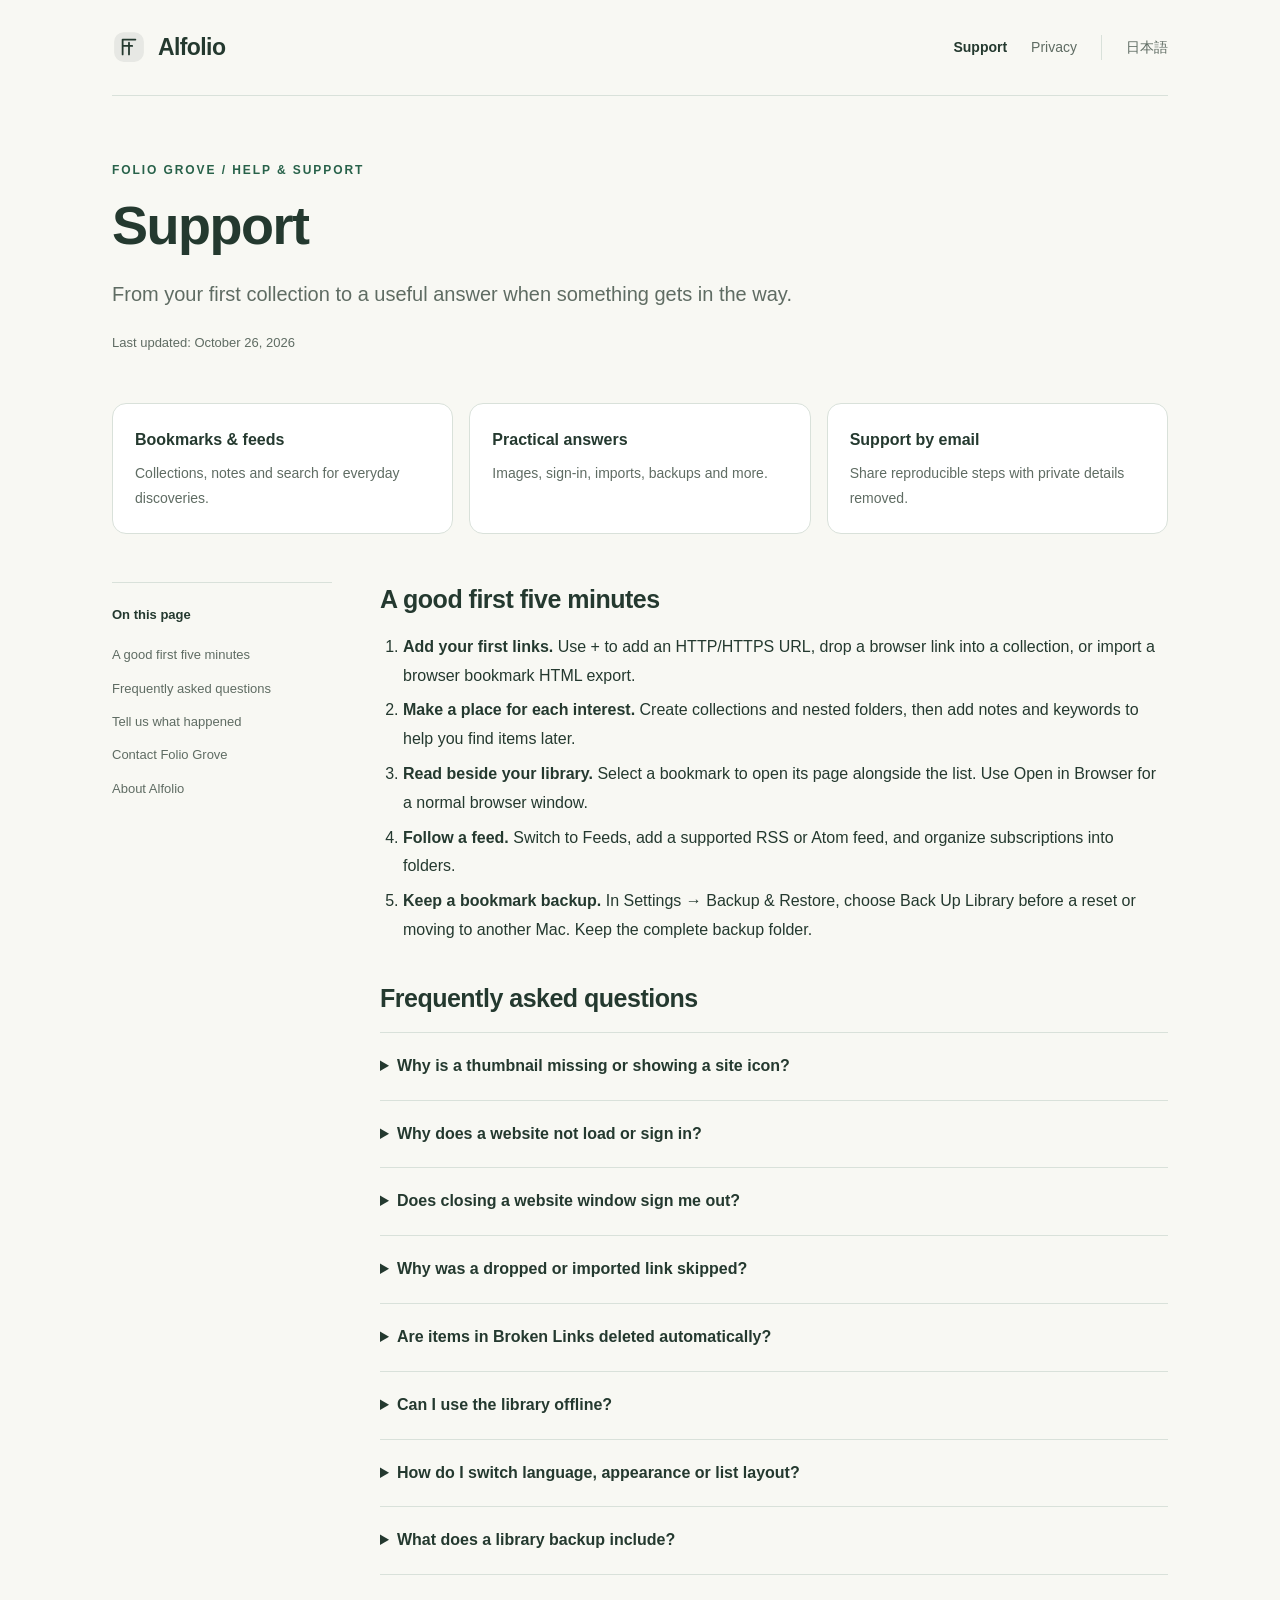
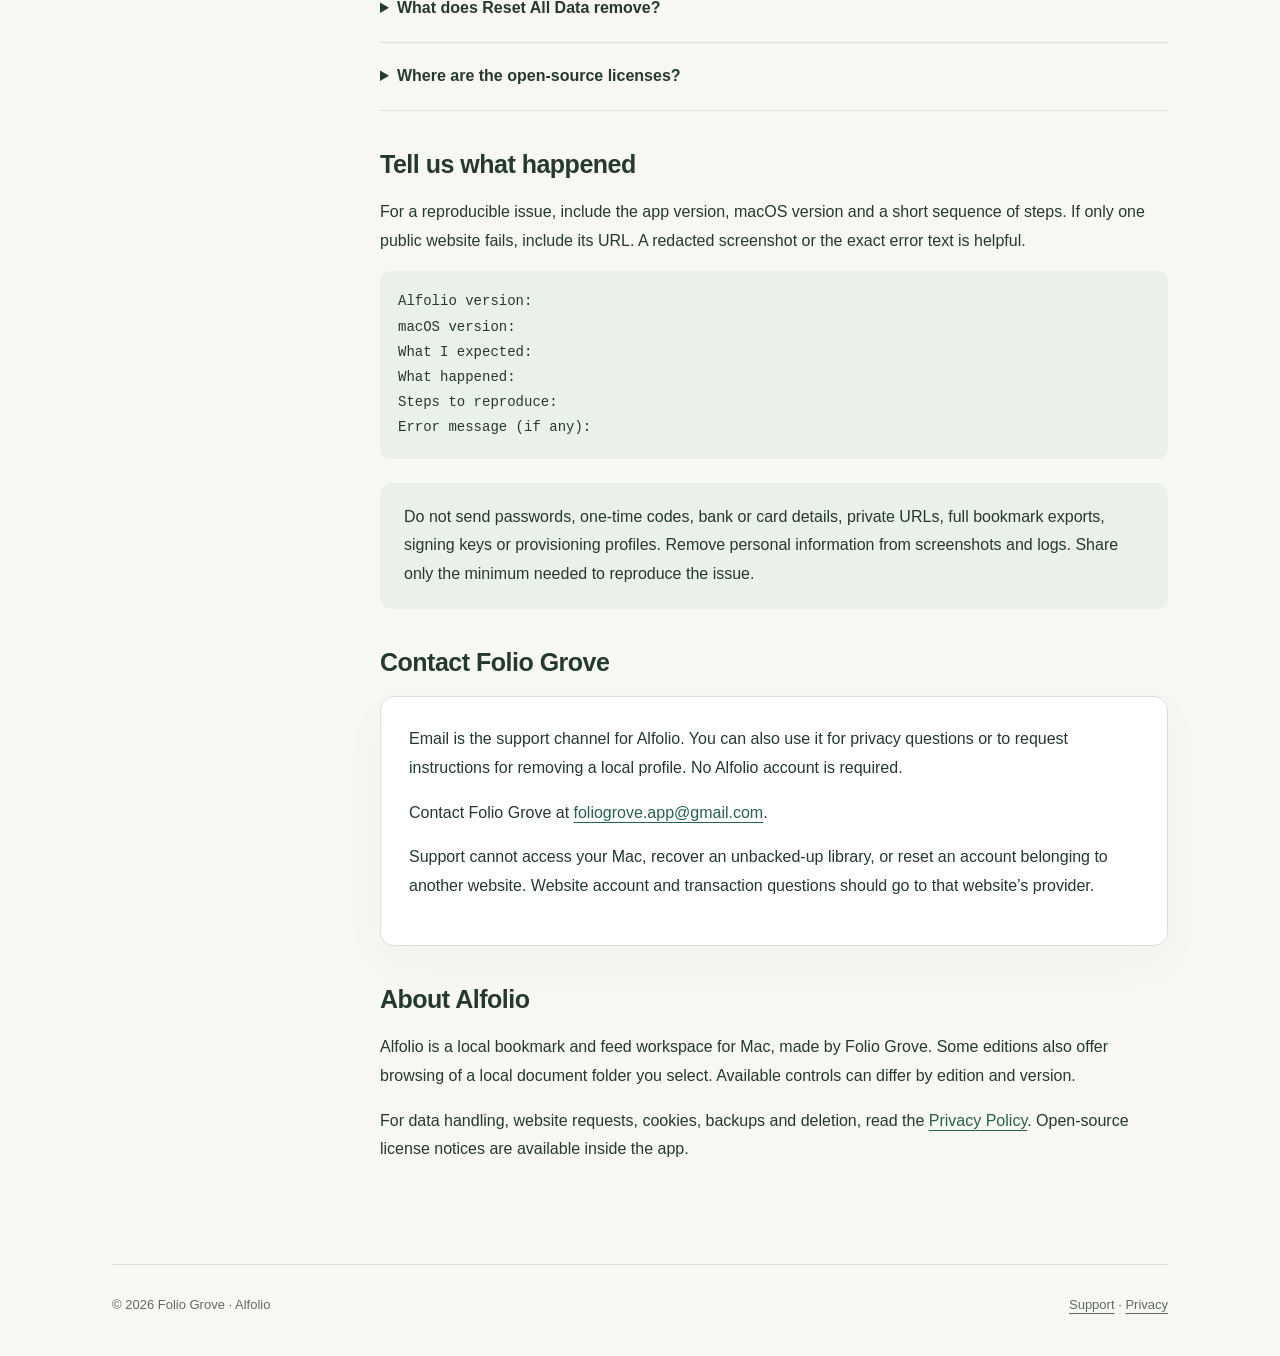
<file: index.html>
<!doctype html>
<html lang="en"><head><meta charset="utf-8"><meta name="viewport" content="width=device-width,initial-scale=1"><meta name="referrer" content="no-referrer"><meta http-equiv="Content-Security-Policy" content="default-src 'none'; style-src 'self'; img-src 'self' data:; base-uri 'none'; form-action 'none'"><meta name="description" content="From your first collection to a useful answer when something gets in the way."><title>Alfolio — Support</title><link rel="stylesheet" href="site.css"><link rel="alternate" hreflang="ja" href="support-ja.html"></head>
<body><a class="skip" href="#main">Skip to content</a><div class="wrap"><header class="header"><a class="brand" href="support.html"><svg viewBox="0 0 32 32" fill="none" aria-hidden="true"><rect x="2" y="2" width="28" height="28" rx="9" fill="currentColor" opacity=".08"/><path d="M10 23V9h12M10 15h9M16 23V12" stroke="currentColor" stroke-width="1.7" stroke-linecap="round" stroke-linejoin="round"/></svg>Alfolio</a><nav class="nav" aria-label="Site navigation"><a href="support.html" aria-current="page">Support</a><a href="privacy.html">Privacy</a><a class="language" href="support-ja.html" lang="ja">日本語</a></nav></header>
<main id="main"><div class="hero"><p class="eyebrow">Folio Grove / Help & support</p><h1>Support</h1><p class="intro">From your first collection to a useful answer when something gets in the way.</p><p class="updated">Last updated: October 26, 2026</p></div><div class="highlights"><div class="highlight"><strong>Bookmarks & feeds</strong><p>Collections, notes and search for everyday discoveries.</p></div><div class="highlight"><strong>Practical answers</strong><p>Images, sign-in, imports, backups and more.</p></div><div class="highlight"><strong>Support by email</strong><p>Share reproducible steps with private details removed.</p></div></div><div class="layout"><aside class="toc" aria-label="On this page"><strong>On this page</strong><a href="#start">A good first five minutes</a><a href="#faq">Frequently asked questions</a><a href="#report">Tell us what happened</a><a href="#contact">Contact Folio Grove</a><a href="#about">About Alfolio</a></aside><div class="article"><section id="start"><h2>A good first five minutes</h2><ol><li><strong>Add your first links.</strong> Use + to add an HTTP/HTTPS URL, drop a browser link into a collection, or import a browser bookmark HTML export.</li><li><strong>Make a place for each interest.</strong> Create collections and nested folders, then add notes and keywords to help you find items later.</li><li><strong>Read beside your library.</strong> Select a bookmark to open its page alongside the list. Use Open in Browser for a normal browser window.</li><li><strong>Follow a feed.</strong> Switch to Feeds, add a supported RSS or Atom feed, and organize subscriptions into folders.</li><li><strong>Keep a bookmark backup.</strong> In Settings → Backup &amp; Restore, choose Back Up Library before a reset or moving to another Mac. Keep the complete backup folder.</li></ol></section><section id="faq"><h2>Frequently asked questions</h2><details><summary>Why is a thumbnail missing or showing a site icon?</summary><p>Alfolio tries to use a photo from the page, then a page-provided sharing image. If no usable photo is available, it can show a compact site icon. Open the page and choose the picture button in its preview toolbar to try the current page image. Sites that require authentication, build their content dynamically or block image requests may not provide a usable thumbnail.</p></details><details><summary>Why does a website not load or sign in?</summary><p>Check that the original URL opens in your normal browser. Website sign-in links can open a separate Alfolio web window; cookies are shared with the preview. Some authentication methods and sites may not support embedded browsers. Use Open in Browser in that case. Alfolio is not affiliated with the websites you visit and cannot recover their accounts.</p></details><details><summary>Does closing a website window sign me out?</summary><p>No. Use the website’s own sign-out action. A website may keep its session in the app’s cookies after a window closes or the app restarts. Safari and Chrome use separate sessions. Alfolio currently has no control that clears all cookies and site storage.</p></details><details><summary>Why was a dropped or imported link skipped?</summary><p>A duplicate URL may already exist in the library. Search for the URL before importing it again. Browser bookmark imports use HTML bookmark exports, not a browser profile database. Links must use HTTP or HTTPS.</p></details><details><summary>Are items in Broken Links deleted automatically?</summary><p>No. A reachability check can fail because of authentication, a temporary outage, rate limiting or a website blocking automated requests. Open the item to verify it and recheck if needed. Deleting broken links requires confirmation.</p></details><details><summary>Can I use the library offline?</summary><p>You can browse locally stored bookmark records and available saved feed content. Loading websites, fetching page information, downloading uncached images and refreshing feeds require a network connection. Alfolio does not archive every website for offline use.</p></details><details><summary>How do I switch language, appearance or list layout?</summary><p>Open Settings for language and theme controls. Use View to change list, card and other collection layouts. The sidebar button at the upper left hides or shows the sidebar, and the adjacent New Window button opens another workspace.</p></details><details><summary>What does a library backup include?</summary><p>The current backup contains bookmarks, collections and tags. It does not include feed subscriptions or articles, website cookies, signed-in sessions, local documents or all appearance settings. A Chrome-compatible HTML export is also available for bookmarks. Keep backup folders private because Alfolio does not encrypt them.</p></details><details><summary>What does Reset All Data remove?</summary><p>It clears bookmark, collection and tag records and app preferences. It is not a full profile wipe: feeds, website cookies, cached images and exported files can remain. Make a backup first. Contact support before removing the app’s profile if you need complete removal.</p></details><details><summary>Where are the open-source licenses?</summary><p>In the app, choose Help → Open Source Licenses, or use the license link in Settings. Original dependency, Electron and Chromium notices are included with the application.</p></details></section><section id="report"><h2>Tell us what happened</h2><p>For a reproducible issue, include the app version, macOS version and a short sequence of steps. If only one public website fails, include its URL. A redacted screenshot or the exact error text is helpful.</p><div class="template">Alfolio version:
macOS version:
What I expected:
What happened:
Steps to reproduce:
Error message (if any):</div><div class="callout"><p>Do not send passwords, one-time codes, bank or card details, private URLs, full bookmark exports, signing keys or provisioning profiles. Remove personal information from screenshots and logs. Share only the minimum needed to reproduce the issue.</p></div></section><section id="contact"><h2>Contact Folio Grove</h2><div class="contact"><p>Email is the support channel for Alfolio. You can also use it for privacy questions or to request instructions for removing a local profile. No Alfolio account is required.</p><p>Contact Folio Grove at <a href="mailto:foliogrove.app@gmail.com">foliogrove.app@gmail.com</a>.</p><p>Support cannot access your Mac, recover an unbacked-up library, or reset an account belonging to another website. Website account and transaction questions should go to that website’s provider.</p></div></section><section id="about"><h2>About Alfolio</h2><p>Alfolio is a local bookmark and feed workspace for Mac, made by Folio Grove. Some editions also offer browsing of a local document folder you select. Available controls can differ by edition and version.</p><p>For data handling, website requests, cookies, backups and deletion, read the <a href="privacy.html">Privacy Policy</a>. Open-source license notices are available inside the app.</p></section></div></div></main><footer class="footer"><span>© 2026 Folio Grove · Alfolio</span><span><a href="support.html">Support</a> · <a href="privacy.html">Privacy</a></span></footer></div></body></html>
</file>
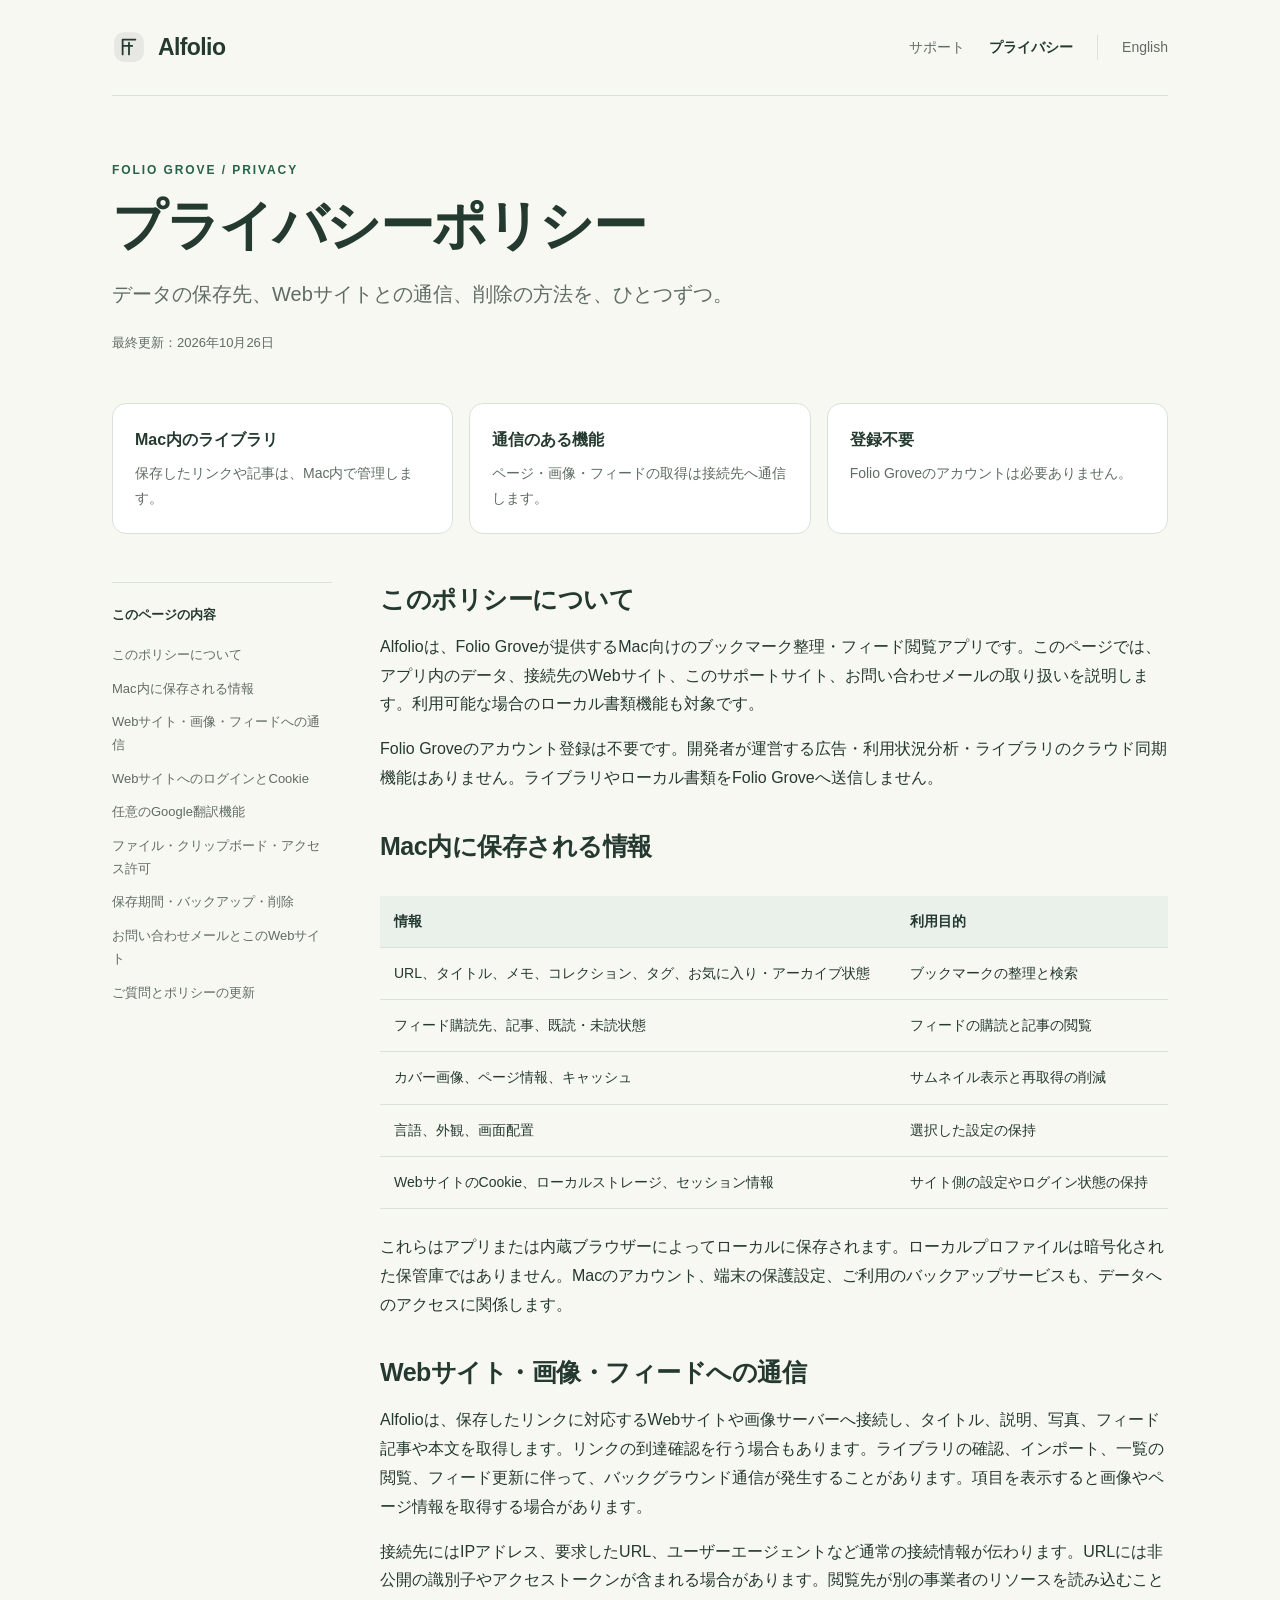
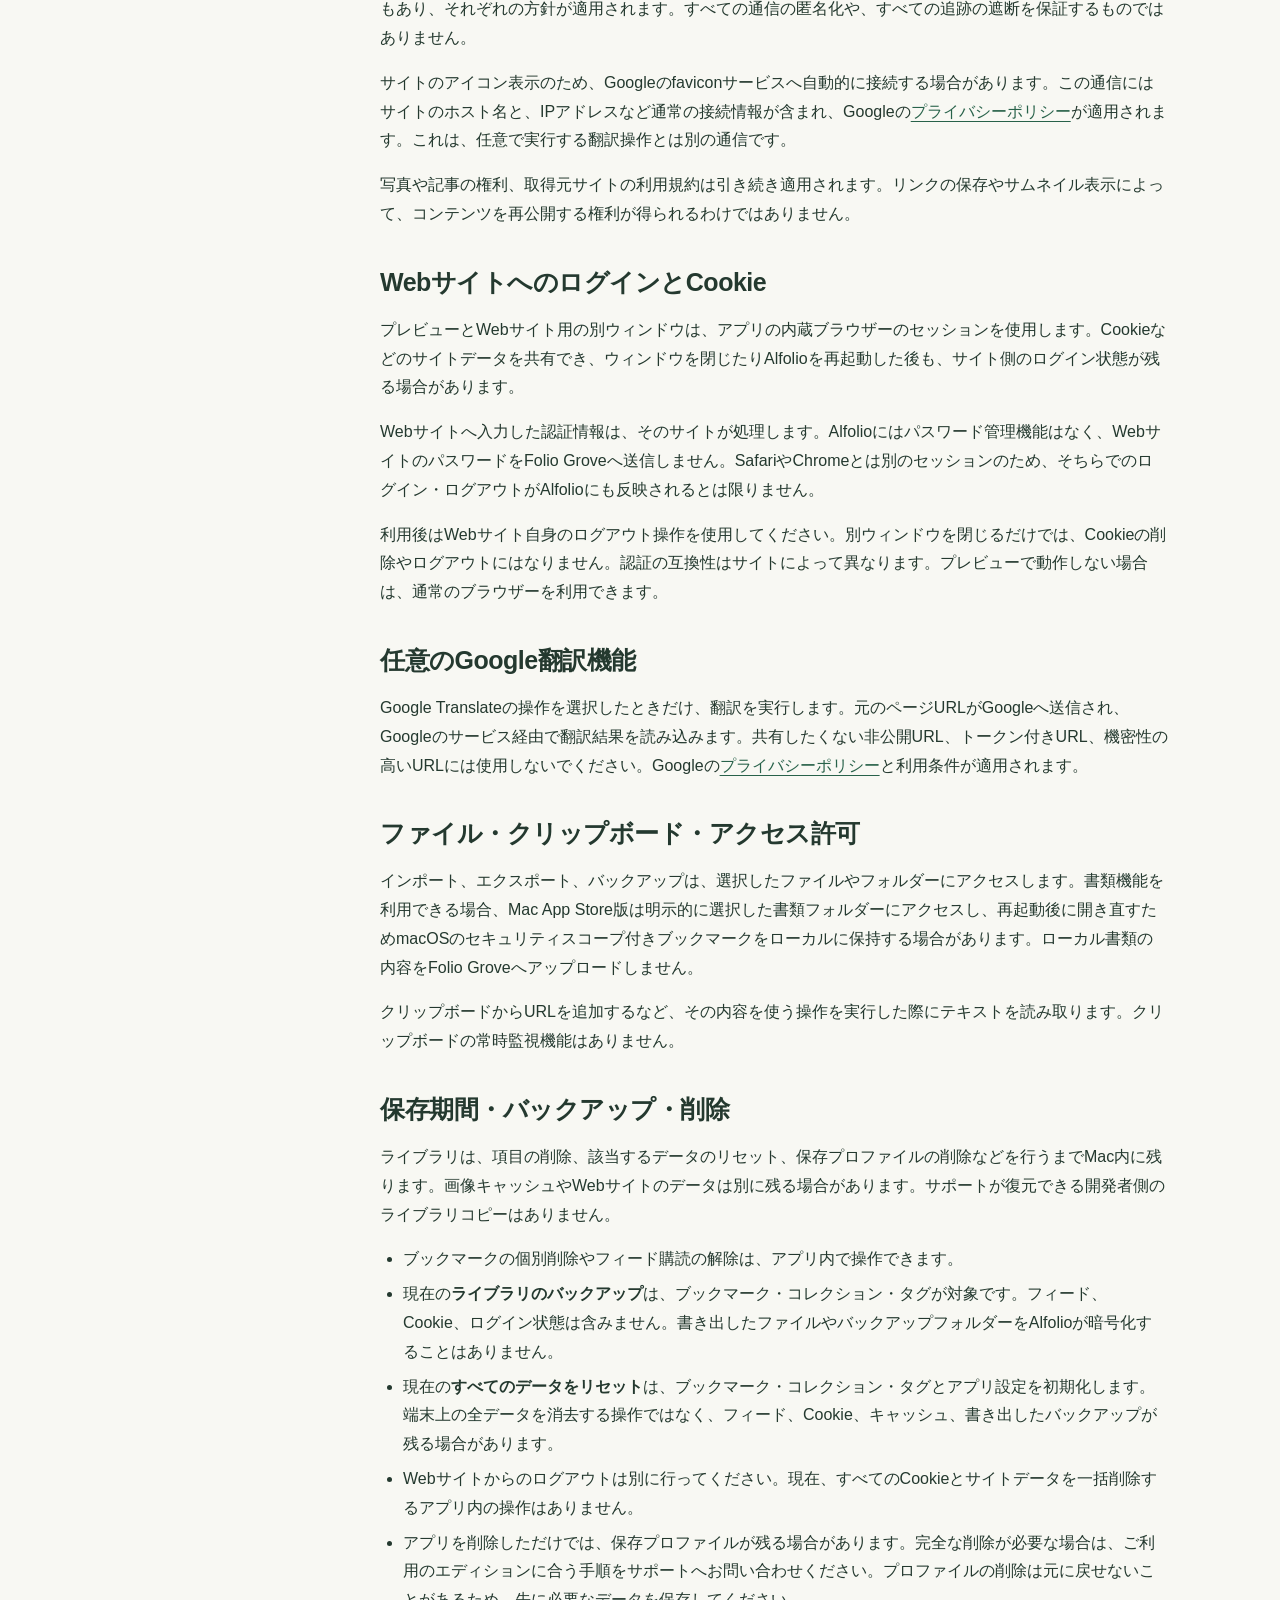
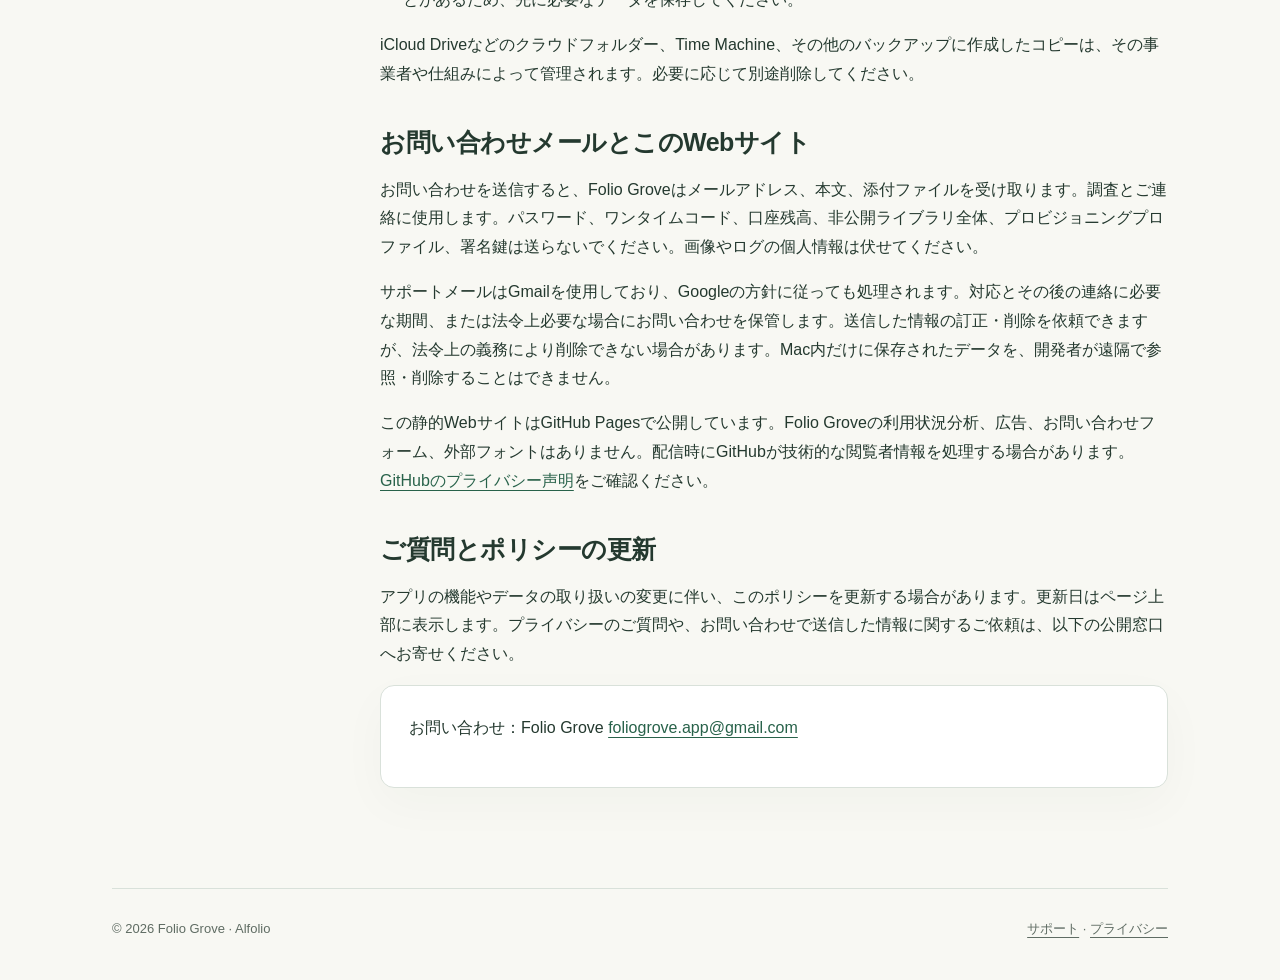
<file: privacy-ja.html>
<!doctype html>
<html lang="ja"><head><meta charset="utf-8"><meta name="viewport" content="width=device-width,initial-scale=1"><meta name="referrer" content="no-referrer"><meta http-equiv="Content-Security-Policy" content="default-src 'none'; style-src 'self'; img-src 'self' data:; base-uri 'none'; form-action 'none'"><meta name="description" content="データの保存先、Webサイトとの通信、削除の方法を、ひとつずつ。"><title>Alfolio — プライバシーポリシー</title><link rel="stylesheet" href="site.css"><link rel="alternate" hreflang="en" href="privacy.html"></head>
<body><a class="skip" href="#main">本文へ移動</a><div class="wrap"><header class="header"><a class="brand" href="support-ja.html"><svg viewBox="0 0 32 32" fill="none" aria-hidden="true"><rect x="2" y="2" width="28" height="28" rx="9" fill="currentColor" opacity=".08"/><path d="M10 23V9h12M10 15h9M16 23V12" stroke="currentColor" stroke-width="1.7" stroke-linecap="round" stroke-linejoin="round"/></svg>Alfolio</a><nav class="nav" aria-label="サイト内ナビゲーション"><a href="support-ja.html">サポート</a><a href="privacy-ja.html" aria-current="page">プライバシー</a><a class="language" href="privacy.html" lang="en">English</a></nav></header>
<main id="main"><div class="hero"><p class="eyebrow">Folio Grove / Privacy</p><h1>プライバシーポリシー</h1><p class="intro">データの保存先、Webサイトとの通信、削除の方法を、ひとつずつ。</p><p class="updated">最終更新：2026年10月26日</p></div><div class="highlights"><div class="highlight"><strong>Mac内のライブラリ</strong><p>保存したリンクや記事は、Mac内で管理します。</p></div><div class="highlight"><strong>通信のある機能</strong><p>ページ・画像・フィードの取得は接続先へ通信します。</p></div><div class="highlight"><strong>登録不要</strong><p>Folio Groveのアカウントは必要ありません。</p></div></div><div class="layout"><aside class="toc" aria-label="目次"><strong>このページの内容</strong><a href="#overview">このポリシーについて</a><a href="#local">Mac内に保存される情報</a><a href="#network">Webサイト・画像・フィードへの通信</a><a href="#signin">WebサイトへのログインとCookie</a><a href="#translate">任意のGoogle翻訳機能</a><a href="#files">ファイル・クリップボード・アクセス許可</a><a href="#retention">保存期間・バックアップ・削除</a><a href="#support">お問い合わせメールとこのWebサイト</a><a href="#contact">ご質問とポリシーの更新</a></aside><div class="article"><section id="overview"><h2>このポリシーについて</h2><p>Alfolioは、Folio Groveが提供するMac向けのブックマーク整理・フィード閲覧アプリです。このページでは、アプリ内のデータ、接続先のWebサイト、このサポートサイト、お問い合わせメールの取り扱いを説明します。利用可能な場合のローカル書類機能も対象です。</p><p>Folio Groveのアカウント登録は不要です。開発者が運営する広告・利用状況分析・ライブラリのクラウド同期機能はありません。ライブラリやローカル書類をFolio Groveへ送信しません。</p></section><section id="local"><h2>Mac内に保存される情報</h2><div class="table-wrap"><table><thead><tr><th scope="col">情報</th><th scope="col">利用目的</th></tr></thead><tbody><tr><td>URL、タイトル、メモ、コレクション、タグ、お気に入り・アーカイブ状態</td><td>ブックマークの整理と検索</td></tr><tr><td>フィード購読先、記事、既読・未読状態</td><td>フィードの購読と記事の閲覧</td></tr><tr><td>カバー画像、ページ情報、キャッシュ</td><td>サムネイル表示と再取得の削減</td></tr><tr><td>言語、外観、画面配置</td><td>選択した設定の保持</td></tr><tr><td>WebサイトのCookie、ローカルストレージ、セッション情報</td><td>サイト側の設定やログイン状態の保持</td></tr></tbody></table></div><p>これらはアプリまたは内蔵ブラウザーによってローカルに保存されます。ローカルプロファイルは暗号化された保管庫ではありません。Macのアカウント、端末の保護設定、ご利用のバックアップサービスも、データへのアクセスに関係します。</p></section><section id="network"><h2>Webサイト・画像・フィードへの通信</h2><p>Alfolioは、保存したリンクに対応するWebサイトや画像サーバーへ接続し、タイトル、説明、写真、フィード記事や本文を取得します。リンクの到達確認を行う場合もあります。ライブラリの確認、インポート、一覧の閲覧、フィード更新に伴って、バックグラウンド通信が発生することがあります。項目を表示すると画像やページ情報を取得する場合があります。</p><p>接続先にはIPアドレス、要求したURL、ユーザーエージェントなど通常の接続情報が伝わります。URLには非公開の識別子やアクセストークンが含まれる場合があります。閲覧先が別の事業者のリソースを読み込むこともあり、それぞれの方針が適用されます。すべての通信の匿名化や、すべての追跡の遮断を保証するものではありません。</p><p>サイトのアイコン表示のため、Googleのfaviconサービスへ自動的に接続する場合があります。この通信にはサイトのホスト名と、IPアドレスなど通常の接続情報が含まれ、Googleの<a href="https://policies.google.com/privacy?hl=ja" rel="noreferrer">プライバシーポリシー</a>が適用されます。これは、任意で実行する翻訳操作とは別の通信です。</p><p>写真や記事の権利、取得元サイトの利用規約は引き続き適用されます。リンクの保存やサムネイル表示によって、コンテンツを再公開する権利が得られるわけではありません。</p></section><section id="signin"><h2>WebサイトへのログインとCookie</h2><p>プレビューとWebサイト用の別ウィンドウは、アプリの内蔵ブラウザーのセッションを使用します。Cookieなどのサイトデータを共有でき、ウィンドウを閉じたりAlfolioを再起動した後も、サイト側のログイン状態が残る場合があります。</p><p>Webサイトへ入力した認証情報は、そのサイトが処理します。Alfolioにはパスワード管理機能はなく、WebサイトのパスワードをFolio Groveへ送信しません。SafariやChromeとは別のセッションのため、そちらでのログイン・ログアウトがAlfolioにも反映されるとは限りません。</p><p>利用後はWebサイト自身のログアウト操作を使用してください。別ウィンドウを閉じるだけでは、Cookieの削除やログアウトにはなりません。認証の互換性はサイトによって異なります。プレビューで動作しない場合は、通常のブラウザーを利用できます。</p></section><section id="translate"><h2>任意のGoogle翻訳機能</h2><p>Google Translateの操作を選択したときだけ、翻訳を実行します。元のページURLがGoogleへ送信され、Googleのサービス経由で翻訳結果を読み込みます。共有したくない非公開URL、トークン付きURL、機密性の高いURLには使用しないでください。Googleの<a href="https://policies.google.com/privacy?hl=ja" rel="noreferrer">プライバシーポリシー</a>と利用条件が適用されます。</p></section><section id="files"><h2>ファイル・クリップボード・アクセス許可</h2><p>インポート、エクスポート、バックアップは、選択したファイルやフォルダーにアクセスします。書類機能を利用できる場合、Mac App Store版は明示的に選択した書類フォルダーにアクセスし、再起動後に開き直すためmacOSのセキュリティスコープ付きブックマークをローカルに保持する場合があります。ローカル書類の内容をFolio Groveへアップロードしません。</p><p>クリップボードからURLを追加するなど、その内容を使う操作を実行した際にテキストを読み取ります。クリップボードの常時監視機能はありません。</p></section><section id="retention"><h2>保存期間・バックアップ・削除</h2><p>ライブラリは、項目の削除、該当するデータのリセット、保存プロファイルの削除などを行うまでMac内に残ります。画像キャッシュやWebサイトのデータは別に残る場合があります。サポートが復元できる開発者側のライブラリコピーはありません。</p><ul><li>ブックマークの個別削除やフィード購読の解除は、アプリ内で操作できます。</li><li>現在の<strong>ライブラリのバックアップ</strong>は、ブックマーク・コレクション・タグが対象です。フィード、Cookie、ログイン状態は含みません。書き出したファイルやバックアップフォルダーをAlfolioが暗号化することはありません。</li><li>現在の<strong>すべてのデータをリセット</strong>は、ブックマーク・コレクション・タグとアプリ設定を初期化します。端末上の全データを消去する操作ではなく、フィード、Cookie、キャッシュ、書き出したバックアップが残る場合があります。</li><li>Webサイトからのログアウトは別に行ってください。現在、すべてのCookieとサイトデータを一括削除するアプリ内の操作はありません。</li><li>アプリを削除しただけでは、保存プロファイルが残る場合があります。完全な削除が必要な場合は、ご利用のエディションに合う手順をサポートへお問い合わせください。プロファイルの削除は元に戻せないことがあるため、先に必要なデータを保存してください。</li></ul><p>iCloud Driveなどのクラウドフォルダー、Time Machine、その他のバックアップに作成したコピーは、その事業者や仕組みによって管理されます。必要に応じて別途削除してください。</p></section><section id="support"><h2>お問い合わせメールとこのWebサイト</h2><p>お問い合わせを送信すると、Folio Groveはメールアドレス、本文、添付ファイルを受け取ります。調査とご連絡に使用します。パスワード、ワンタイムコード、口座残高、非公開ライブラリ全体、プロビジョニングプロファイル、署名鍵は送らないでください。画像やログの個人情報は伏せてください。</p><p>サポートメールはGmailを使用しており、Googleの方針に従っても処理されます。対応とその後の連絡に必要な期間、または法令上必要な場合にお問い合わせを保管します。送信した情報の訂正・削除を依頼できますが、法令上の義務により削除できない場合があります。Mac内だけに保存されたデータを、開発者が遠隔で参照・削除することはできません。</p><p>この静的WebサイトはGitHub Pagesで公開しています。Folio Groveの利用状況分析、広告、お問い合わせフォーム、外部フォントはありません。配信時にGitHubが技術的な閲覧者情報を処理する場合があります。<a href="https://docs.github.com/en/site-policy/privacy-policies/github-general-privacy-statement" rel="noreferrer">GitHubのプライバシー声明</a>をご確認ください。</p></section><section id="contact"><h2>ご質問とポリシーの更新</h2><p>アプリの機能やデータの取り扱いの変更に伴い、このポリシーを更新する場合があります。更新日はページ上部に表示します。プライバシーのご質問や、お問い合わせで送信した情報に関するご依頼は、以下の公開窓口へお寄せください。</p><div class="contact"><p>お問い合わせ：Folio Grove <a href="mailto:foliogrove.app@gmail.com">foliogrove.app@gmail.com</a></p></div></section></div></div></main><footer class="footer"><span>© 2026 Folio Grove · Alfolio</span><span><a href="support-ja.html">サポート</a> · <a href="privacy-ja.html">プライバシー</a></span></footer></div></body></html>
</file>
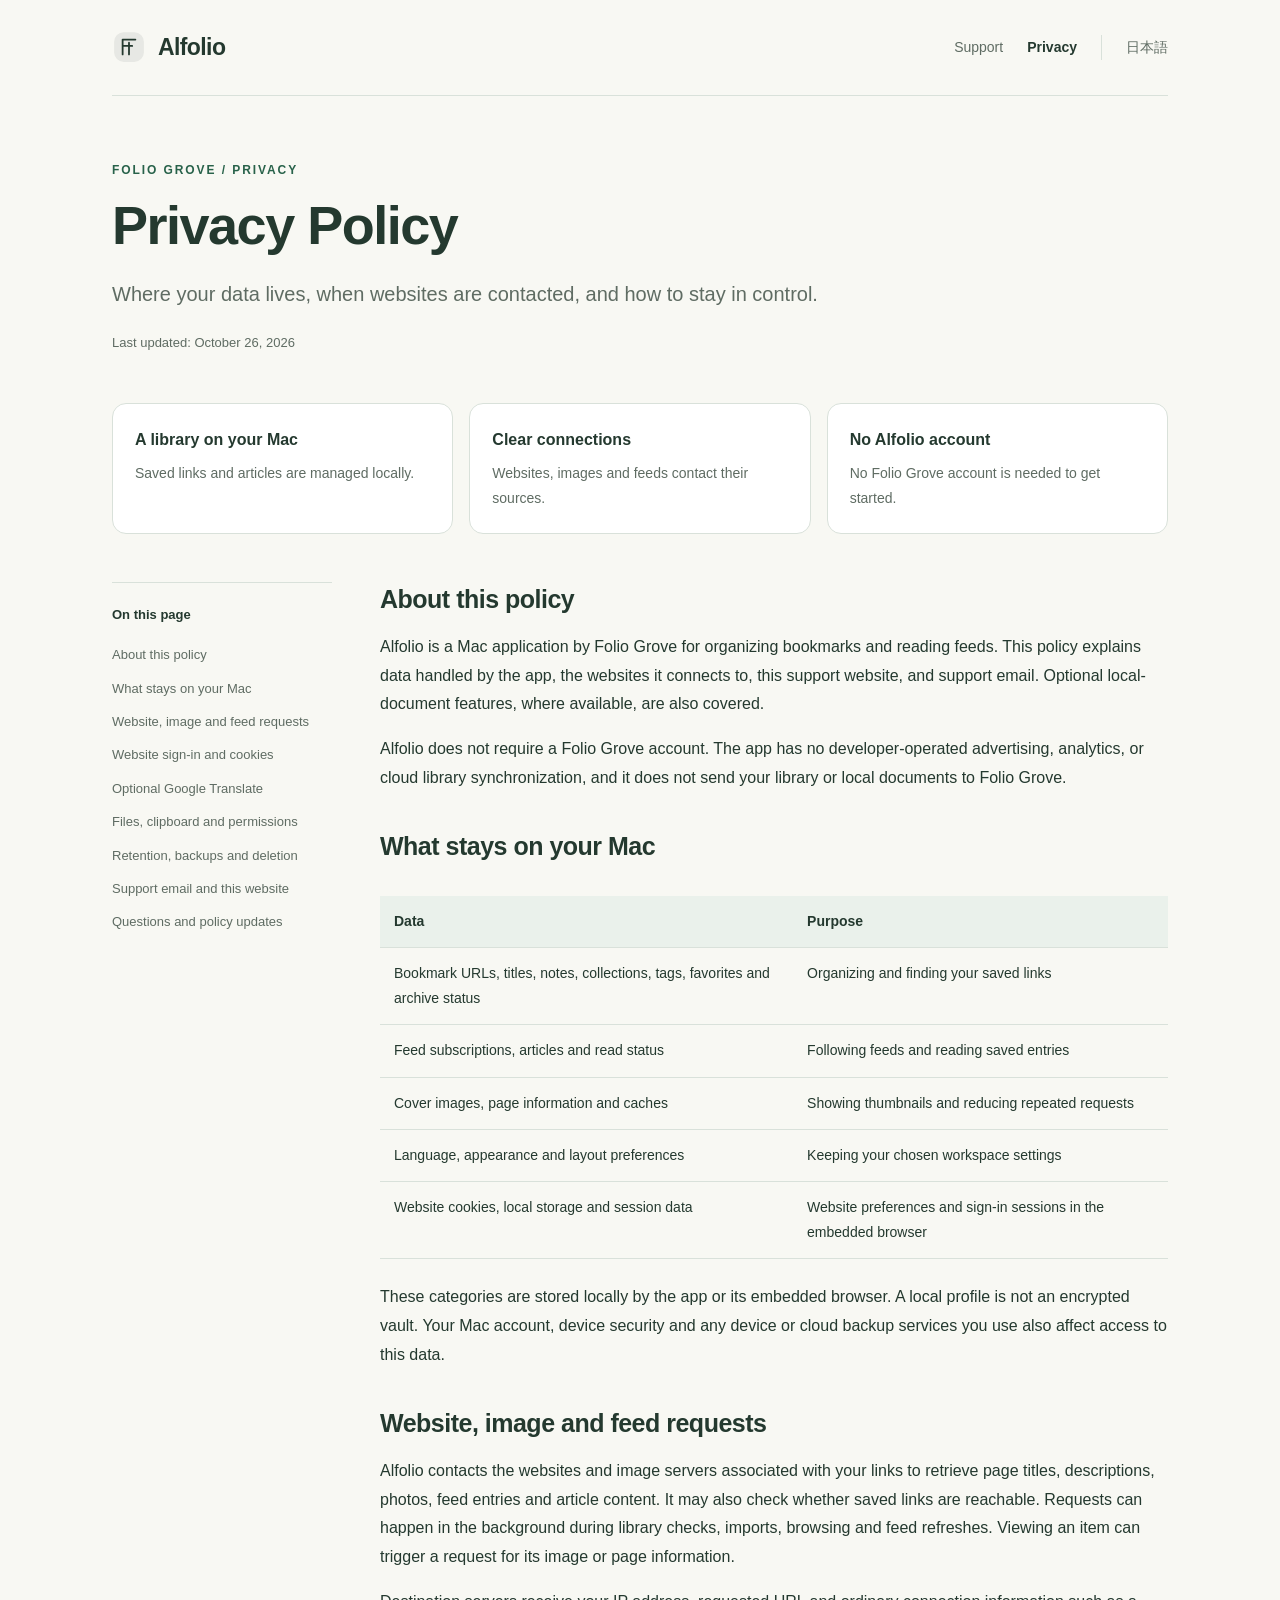
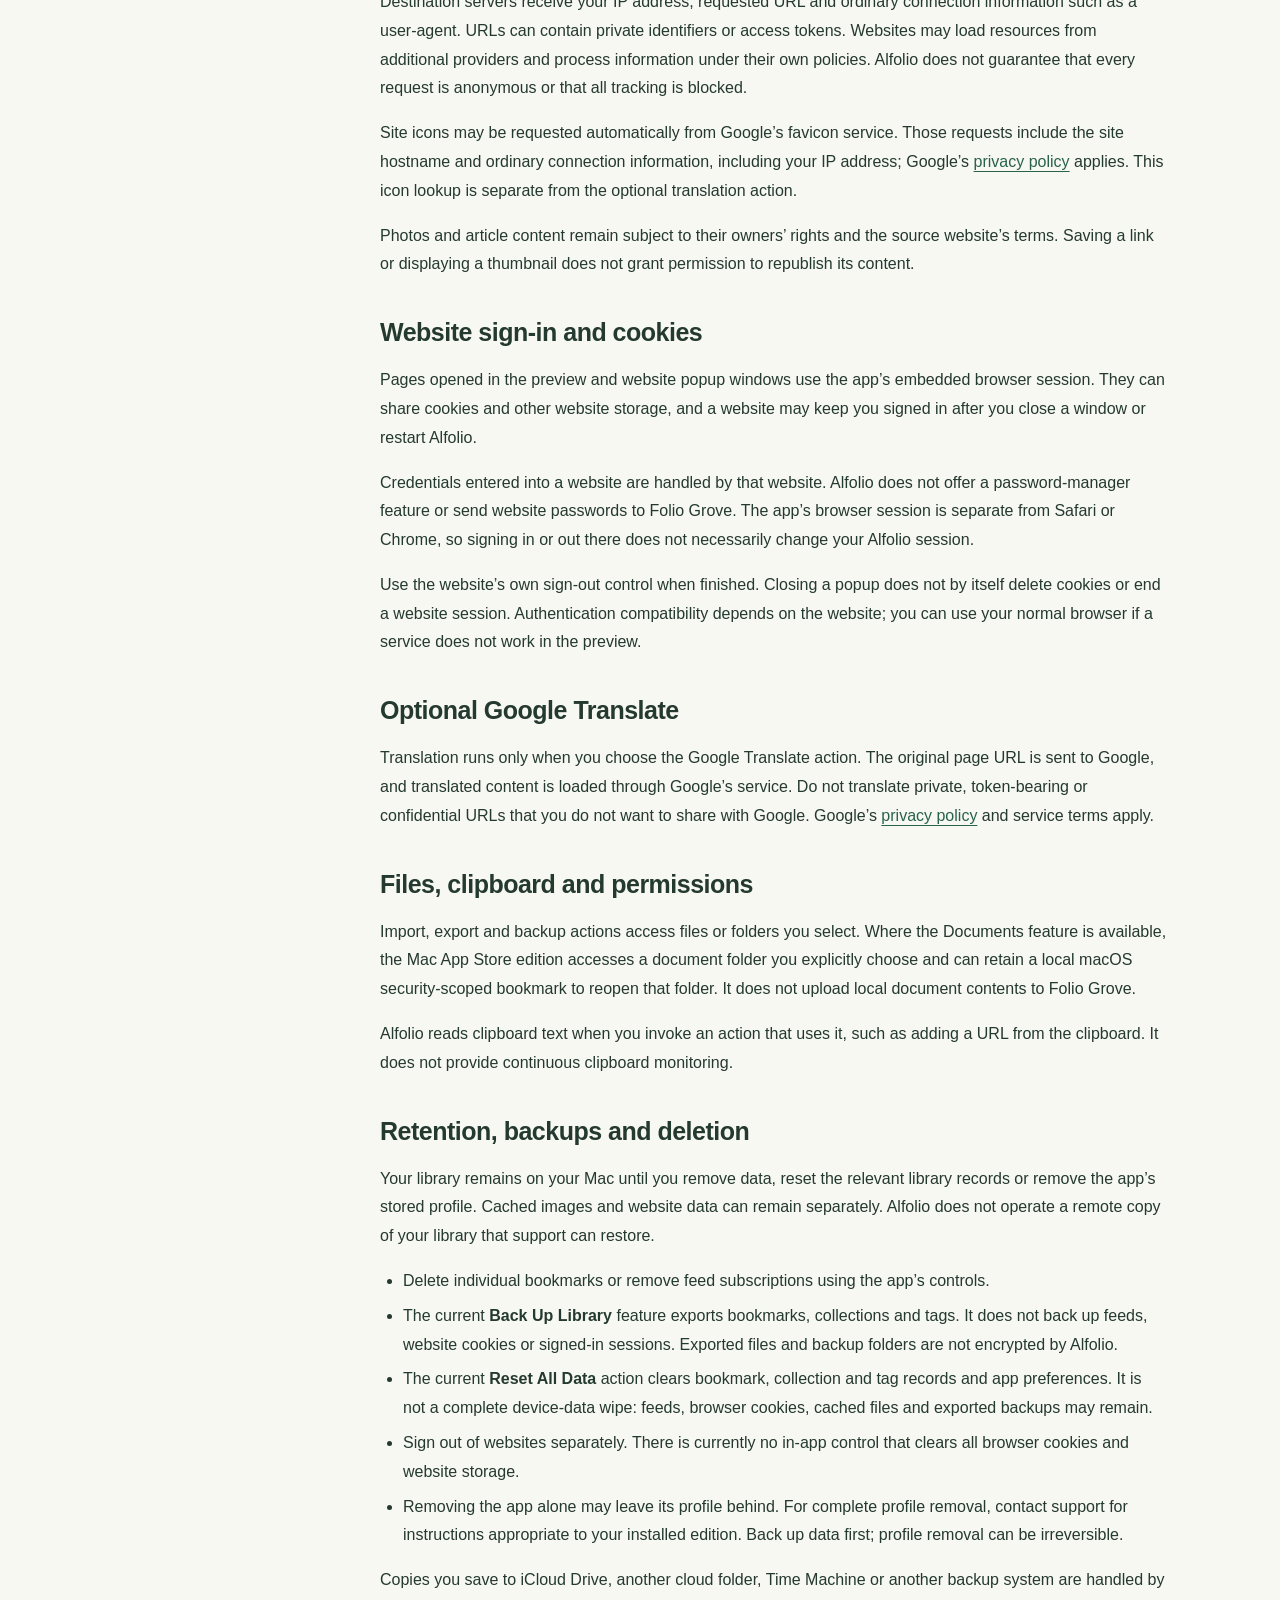
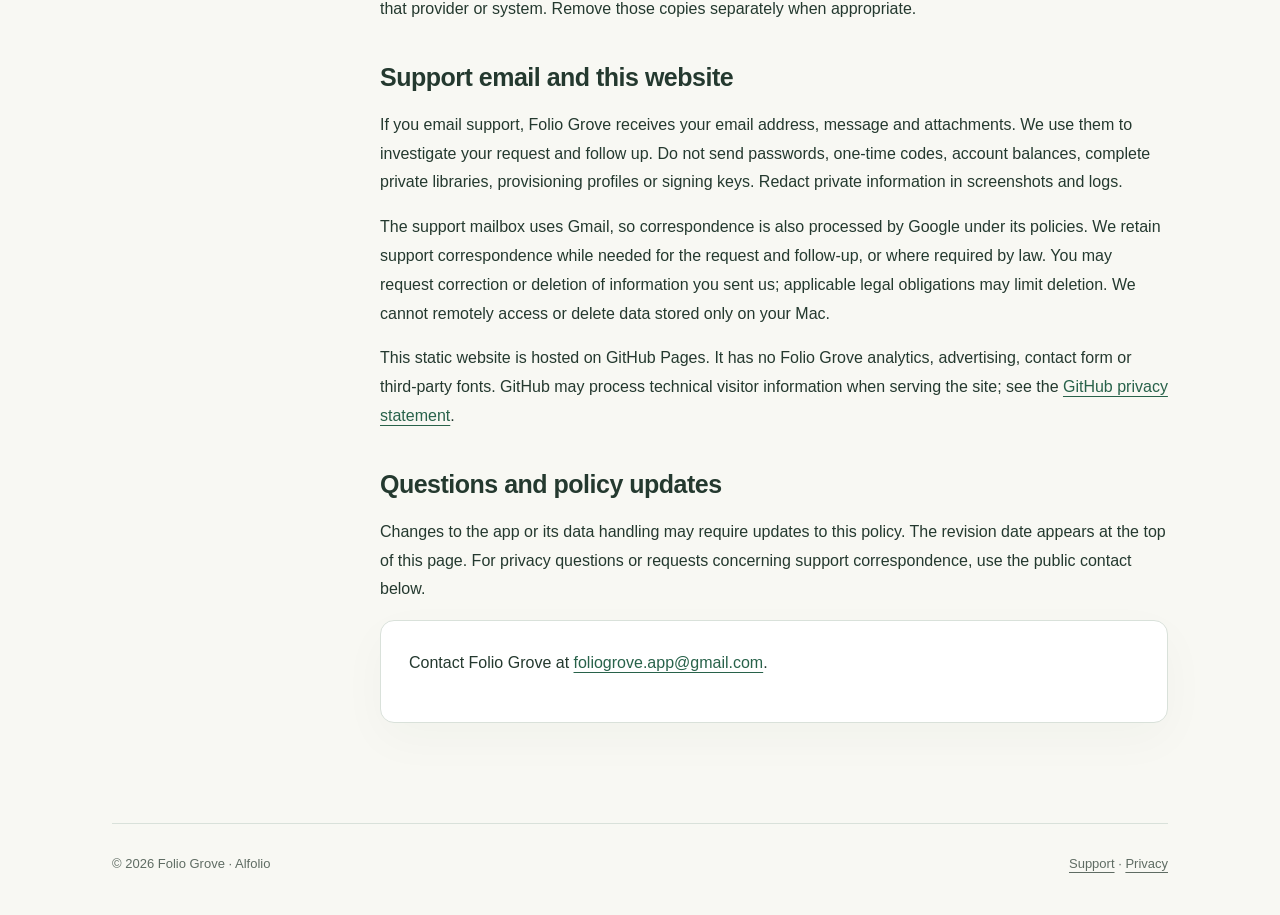
<file: privacy.html>
<!doctype html>
<html lang="en"><head><meta charset="utf-8"><meta name="viewport" content="width=device-width,initial-scale=1"><meta name="referrer" content="no-referrer"><meta http-equiv="Content-Security-Policy" content="default-src 'none'; style-src 'self'; img-src 'self' data:; base-uri 'none'; form-action 'none'"><meta name="description" content="Where your data lives, when websites are contacted, and how to stay in control."><title>Alfolio — Privacy Policy</title><link rel="stylesheet" href="site.css"><link rel="alternate" hreflang="ja" href="privacy-ja.html"></head>
<body><a class="skip" href="#main">Skip to content</a><div class="wrap"><header class="header"><a class="brand" href="support.html"><svg viewBox="0 0 32 32" fill="none" aria-hidden="true"><rect x="2" y="2" width="28" height="28" rx="9" fill="currentColor" opacity=".08"/><path d="M10 23V9h12M10 15h9M16 23V12" stroke="currentColor" stroke-width="1.7" stroke-linecap="round" stroke-linejoin="round"/></svg>Alfolio</a><nav class="nav" aria-label="Site navigation"><a href="support.html">Support</a><a href="privacy.html" aria-current="page">Privacy</a><a class="language" href="privacy-ja.html" lang="ja">日本語</a></nav></header>
<main id="main"><div class="hero"><p class="eyebrow">Folio Grove / Privacy</p><h1>Privacy Policy</h1><p class="intro">Where your data lives, when websites are contacted, and how to stay in control.</p><p class="updated">Last updated: October 26, 2026</p></div><div class="highlights"><div class="highlight"><strong>A library on your Mac</strong><p>Saved links and articles are managed locally.</p></div><div class="highlight"><strong>Clear connections</strong><p>Websites, images and feeds contact their sources.</p></div><div class="highlight"><strong>No Alfolio account</strong><p>No Folio Grove account is needed to get started.</p></div></div><div class="layout"><aside class="toc" aria-label="On this page"><strong>On this page</strong><a href="#overview">About this policy</a><a href="#local">What stays on your Mac</a><a href="#network">Website, image and feed requests</a><a href="#signin">Website sign-in and cookies</a><a href="#translate">Optional Google Translate</a><a href="#files">Files, clipboard and permissions</a><a href="#retention">Retention, backups and deletion</a><a href="#support">Support email and this website</a><a href="#contact">Questions and policy updates</a></aside><div class="article"><section id="overview"><h2>About this policy</h2><p>Alfolio is a Mac application by Folio Grove for organizing bookmarks and reading feeds. This policy explains data handled by the app, the websites it connects to, this support website, and support email. Optional local-document features, where available, are also covered.</p><p>Alfolio does not require a Folio Grove account. The app has no developer-operated advertising, analytics, or cloud library synchronization, and it does not send your library or local documents to Folio Grove.</p></section><section id="local"><h2>What stays on your Mac</h2><div class="table-wrap"><table><thead><tr><th scope="col">Data</th><th scope="col">Purpose</th></tr></thead><tbody><tr><td>Bookmark URLs, titles, notes, collections, tags, favorites and archive status</td><td>Organizing and finding your saved links</td></tr><tr><td>Feed subscriptions, articles and read status</td><td>Following feeds and reading saved entries</td></tr><tr><td>Cover images, page information and caches</td><td>Showing thumbnails and reducing repeated requests</td></tr><tr><td>Language, appearance and layout preferences</td><td>Keeping your chosen workspace settings</td></tr><tr><td>Website cookies, local storage and session data</td><td>Website preferences and sign-in sessions in the embedded browser</td></tr></tbody></table></div><p>These categories are stored locally by the app or its embedded browser. A local profile is not an encrypted vault. Your Mac account, device security and any device or cloud backup services you use also affect access to this data.</p></section><section id="network"><h2>Website, image and feed requests</h2><p>Alfolio contacts the websites and image servers associated with your links to retrieve page titles, descriptions, photos, feed entries and article content. It may also check whether saved links are reachable. Requests can happen in the background during library checks, imports, browsing and feed refreshes. Viewing an item can trigger a request for its image or page information.</p><p>Destination servers receive your IP address, requested URL and ordinary connection information such as a user-agent. URLs can contain private identifiers or access tokens. Websites may load resources from additional providers and process information under their own policies. Alfolio does not guarantee that every request is anonymous or that all tracking is blocked.</p><p>Site icons may be requested automatically from Google’s favicon service. Those requests include the site hostname and ordinary connection information, including your IP address; Google’s <a href="https://policies.google.com/privacy" rel="noreferrer">privacy policy</a> applies. This icon lookup is separate from the optional translation action.</p><p>Photos and article content remain subject to their owners’ rights and the source website’s terms. Saving a link or displaying a thumbnail does not grant permission to republish its content.</p></section><section id="signin"><h2>Website sign-in and cookies</h2><p>Pages opened in the preview and website popup windows use the app’s embedded browser session. They can share cookies and other website storage, and a website may keep you signed in after you close a window or restart Alfolio.</p><p>Credentials entered into a website are handled by that website. Alfolio does not offer a password-manager feature or send website passwords to Folio Grove. The app’s browser session is separate from Safari or Chrome, so signing in or out there does not necessarily change your Alfolio session.</p><p>Use the website’s own sign-out control when finished. Closing a popup does not by itself delete cookies or end a website session. Authentication compatibility depends on the website; you can use your normal browser if a service does not work in the preview.</p></section><section id="translate"><h2>Optional Google Translate</h2><p>Translation runs only when you choose the Google Translate action. The original page URL is sent to Google, and translated content is loaded through Google’s service. Do not translate private, token-bearing or confidential URLs that you do not want to share with Google. Google’s <a href="https://policies.google.com/privacy" rel="noreferrer">privacy policy</a> and service terms apply.</p></section><section id="files"><h2>Files, clipboard and permissions</h2><p>Import, export and backup actions access files or folders you select. Where the Documents feature is available, the Mac App Store edition accesses a document folder you explicitly choose and can retain a local macOS security-scoped bookmark to reopen that folder. It does not upload local document contents to Folio Grove.</p><p>Alfolio reads clipboard text when you invoke an action that uses it, such as adding a URL from the clipboard. It does not provide continuous clipboard monitoring.</p></section><section id="retention"><h2>Retention, backups and deletion</h2><p>Your library remains on your Mac until you remove data, reset the relevant library records or remove the app’s stored profile. Cached images and website data can remain separately. Alfolio does not operate a remote copy of your library that support can restore.</p><ul><li>Delete individual bookmarks or remove feed subscriptions using the app’s controls.</li><li>The current <strong>Back Up Library</strong> feature exports bookmarks, collections and tags. It does not back up feeds, website cookies or signed-in sessions. Exported files and backup folders are not encrypted by Alfolio.</li><li>The current <strong>Reset All Data</strong> action clears bookmark, collection and tag records and app preferences. It is not a complete device-data wipe: feeds, browser cookies, cached files and exported backups may remain.</li><li>Sign out of websites separately. There is currently no in-app control that clears all browser cookies and website storage.</li><li>Removing the app alone may leave its profile behind. For complete profile removal, contact support for instructions appropriate to your installed edition. Back up data first; profile removal can be irreversible.</li></ul><p>Copies you save to iCloud Drive, another cloud folder, Time Machine or another backup system are handled by that provider or system. Remove those copies separately when appropriate.</p></section><section id="support"><h2>Support email and this website</h2><p>If you email support, Folio Grove receives your email address, message and attachments. We use them to investigate your request and follow up. Do not send passwords, one-time codes, account balances, complete private libraries, provisioning profiles or signing keys. Redact private information in screenshots and logs.</p><p>The support mailbox uses Gmail, so correspondence is also processed by Google under its policies. We retain support correspondence while needed for the request and follow-up, or where required by law. You may request correction or deletion of information you sent us; applicable legal obligations may limit deletion. We cannot remotely access or delete data stored only on your Mac.</p><p>This static website is hosted on GitHub Pages. It has no Folio Grove analytics, advertising, contact form or third-party fonts. GitHub may process technical visitor information when serving the site; see the <a href="https://docs.github.com/en/site-policy/privacy-policies/github-general-privacy-statement" rel="noreferrer">GitHub privacy statement</a>.</p></section><section id="contact"><h2>Questions and policy updates</h2><p>Changes to the app or its data handling may require updates to this policy. The revision date appears at the top of this page. For privacy questions or requests concerning support correspondence, use the public contact below.</p><div class="contact"><p>Contact Folio Grove at <a href="mailto:foliogrove.app@gmail.com">foliogrove.app@gmail.com</a>.</p></div></section></div></div></main><footer class="footer"><span>© 2026 Folio Grove · Alfolio</span><span><a href="support.html">Support</a> · <a href="privacy.html">Privacy</a></span></footer></div></body></html>
</file>
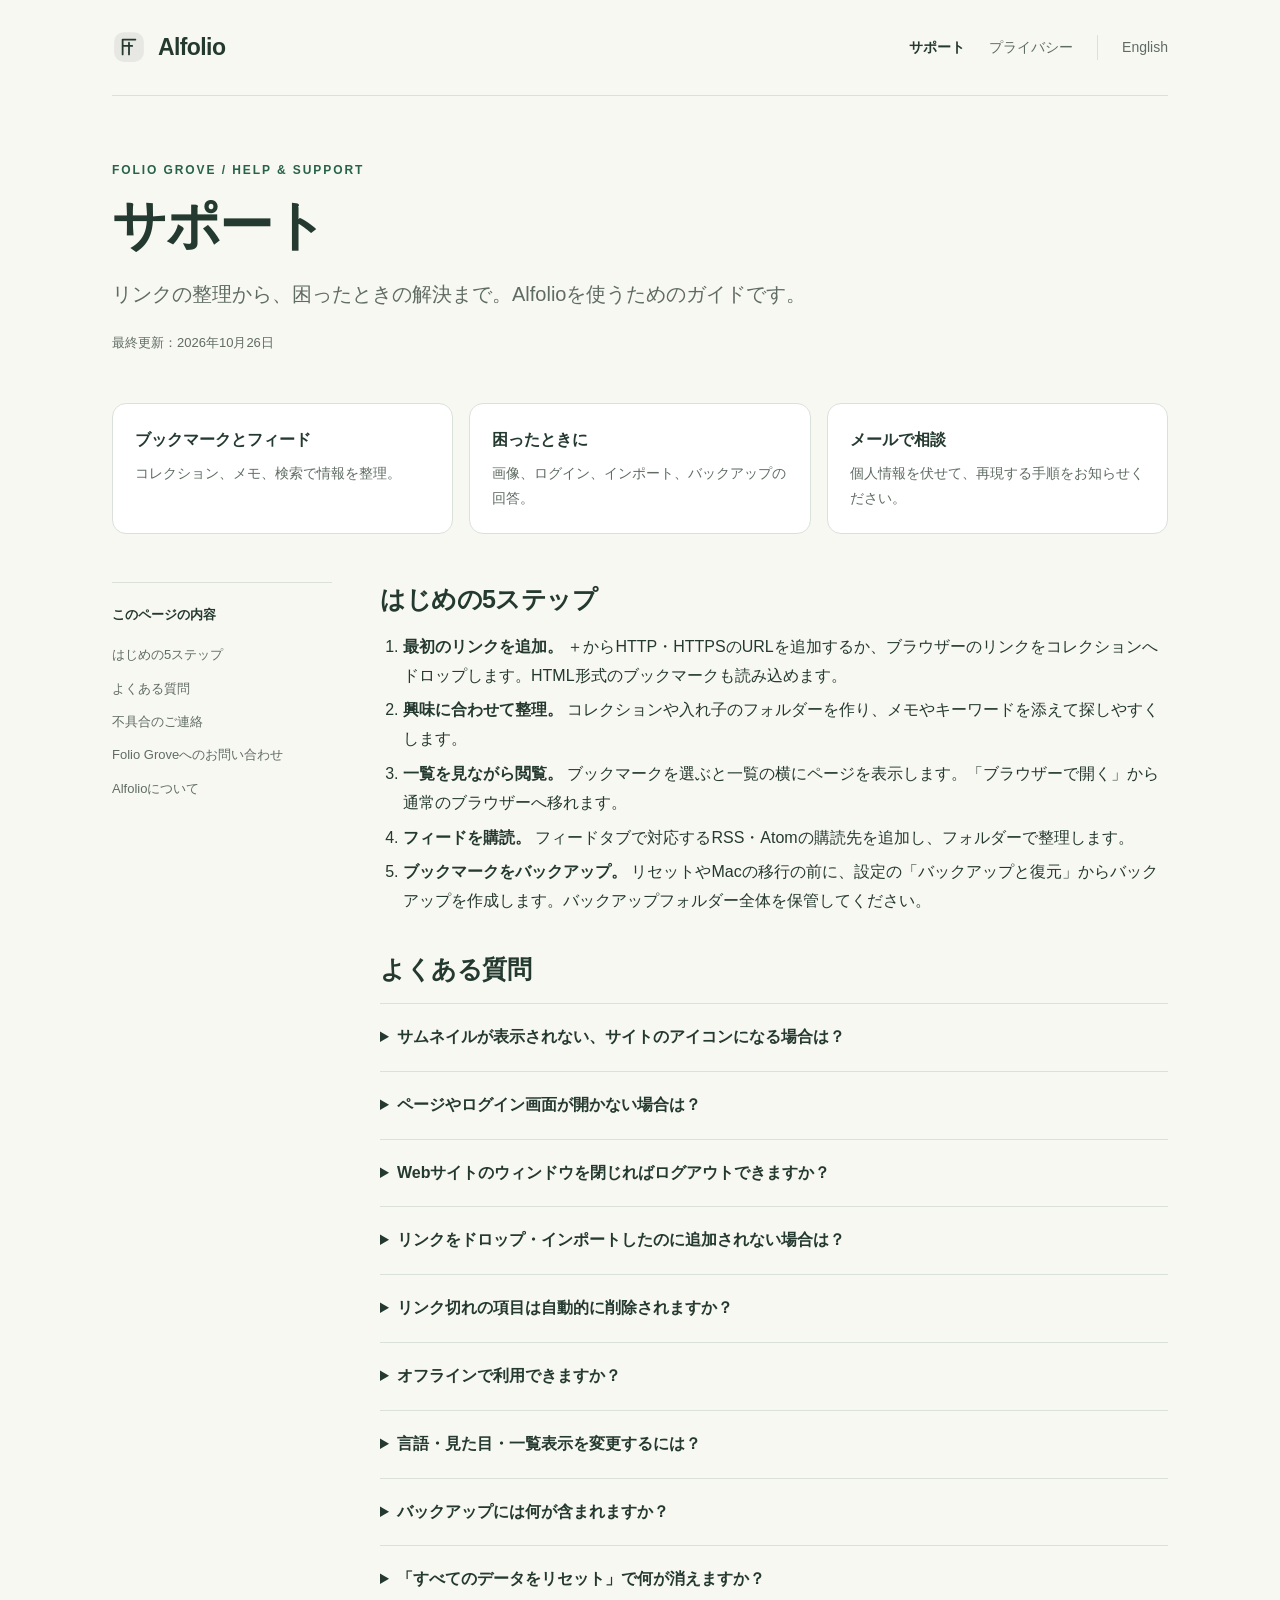
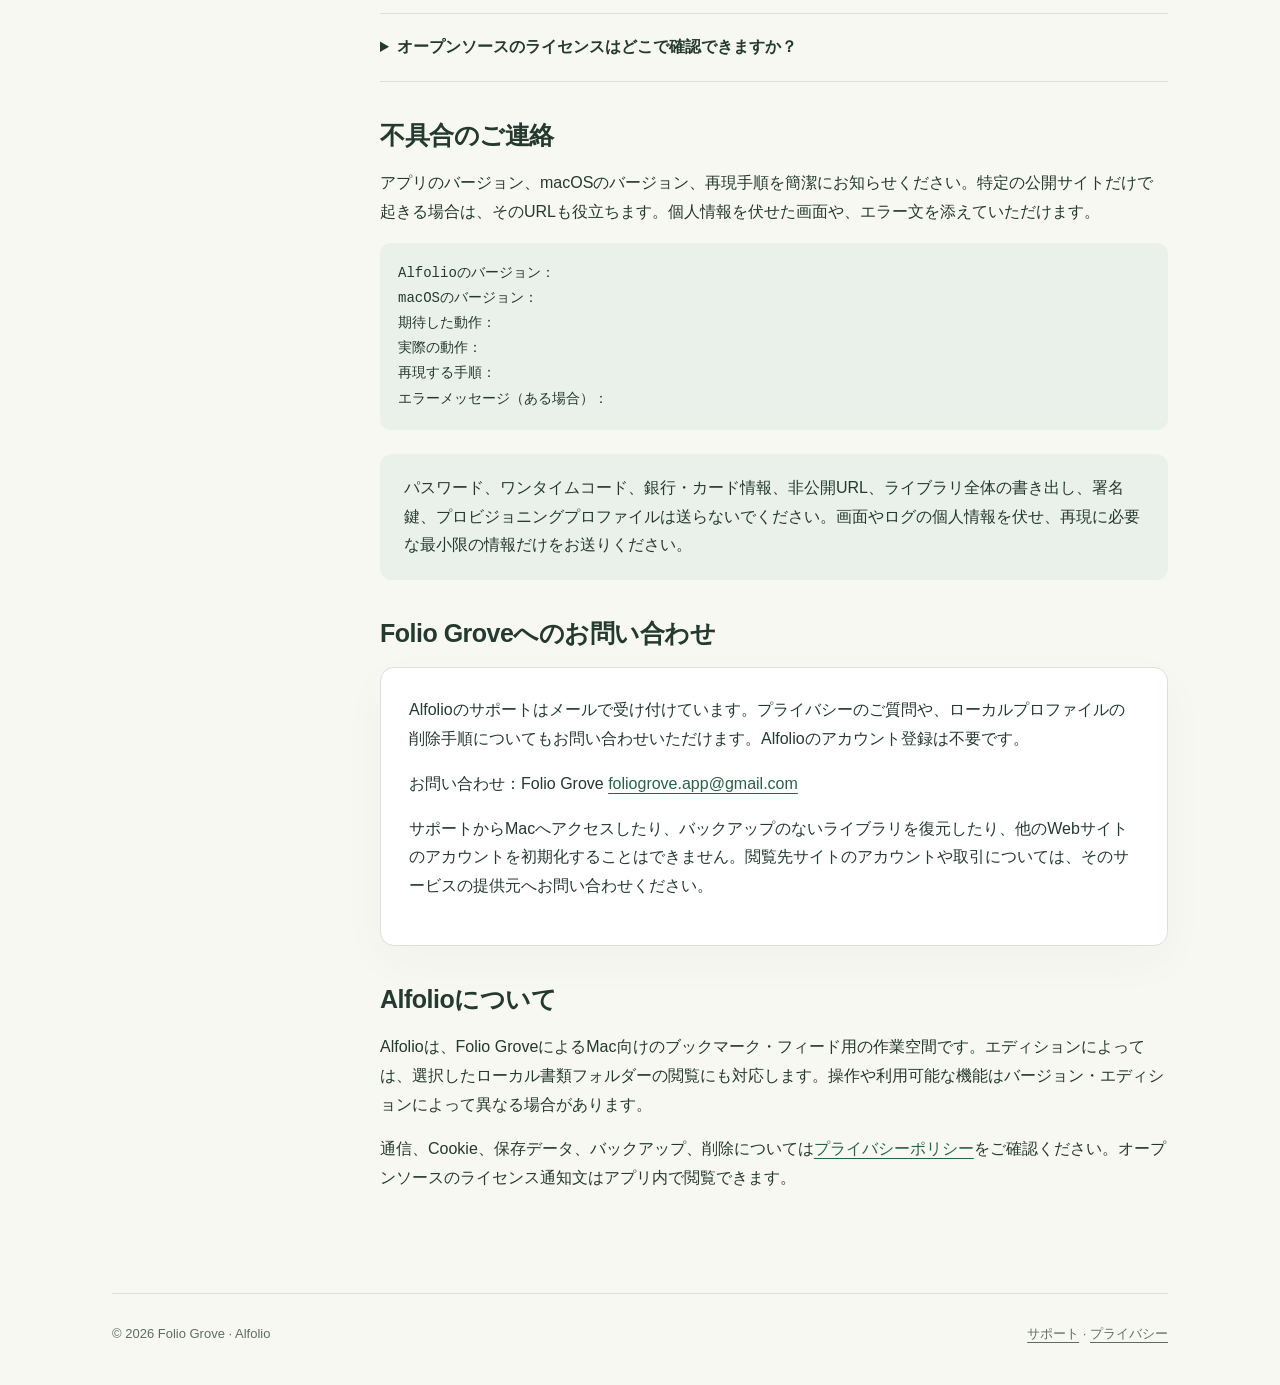
<file: support-ja.html>
<!doctype html>
<html lang="ja"><head><meta charset="utf-8"><meta name="viewport" content="width=device-width,initial-scale=1"><meta name="referrer" content="no-referrer"><meta http-equiv="Content-Security-Policy" content="default-src 'none'; style-src 'self'; img-src 'self' data:; base-uri 'none'; form-action 'none'"><meta name="description" content="リンクの整理から、困ったときの解決まで。Alfolioを使うためのガイドです。"><title>Alfolio — サポート</title><link rel="stylesheet" href="site.css"><link rel="alternate" hreflang="en" href="support.html"></head>
<body><a class="skip" href="#main">本文へ移動</a><div class="wrap"><header class="header"><a class="brand" href="support-ja.html"><svg viewBox="0 0 32 32" fill="none" aria-hidden="true"><rect x="2" y="2" width="28" height="28" rx="9" fill="currentColor" opacity=".08"/><path d="M10 23V9h12M10 15h9M16 23V12" stroke="currentColor" stroke-width="1.7" stroke-linecap="round" stroke-linejoin="round"/></svg>Alfolio</a><nav class="nav" aria-label="サイト内ナビゲーション"><a href="support-ja.html" aria-current="page">サポート</a><a href="privacy-ja.html">プライバシー</a><a class="language" href="support.html" lang="en">English</a></nav></header>
<main id="main"><div class="hero"><p class="eyebrow">Folio Grove / Help & support</p><h1>サポート</h1><p class="intro">リンクの整理から、困ったときの解決まで。Alfolioを使うためのガイドです。</p><p class="updated">最終更新：2026年10月26日</p></div><div class="highlights"><div class="highlight"><strong>ブックマークとフィード</strong><p>コレクション、メモ、検索で情報を整理。</p></div><div class="highlight"><strong>困ったときに</strong><p>画像、ログイン、インポート、バックアップの回答。</p></div><div class="highlight"><strong>メールで相談</strong><p>個人情報を伏せて、再現する手順をお知らせください。</p></div></div><div class="layout"><aside class="toc" aria-label="目次"><strong>このページの内容</strong><a href="#start">はじめの5ステップ</a><a href="#faq">よくある質問</a><a href="#report">不具合のご連絡</a><a href="#contact">Folio Groveへのお問い合わせ</a><a href="#about">Alfolioについて</a></aside><div class="article"><section id="start"><h2>はじめの5ステップ</h2><ol><li><strong>最初のリンクを追加。</strong> ＋からHTTP・HTTPSのURLを追加するか、ブラウザーのリンクをコレクションへドロップします。HTML形式のブックマークも読み込めます。</li><li><strong>興味に合わせて整理。</strong> コレクションや入れ子のフォルダーを作り、メモやキーワードを添えて探しやすくします。</li><li><strong>一覧を見ながら閲覧。</strong> ブックマークを選ぶと一覧の横にページを表示します。「ブラウザーで開く」から通常のブラウザーへ移れます。</li><li><strong>フィードを購読。</strong> フィードタブで対応するRSS・Atomの購読先を追加し、フォルダーで整理します。</li><li><strong>ブックマークをバックアップ。</strong> リセットやMacの移行の前に、設定の「バックアップと復元」からバックアップを作成します。バックアップフォルダー全体を保管してください。</li></ol></section><section id="faq"><h2>よくある質問</h2><details><summary>サムネイルが表示されない、サイトのアイコンになる場合は？</summary><p>ページ内の写真を優先し、見つからない場合はページが指定する共有用画像を探します。利用できる写真がなければ、小さなサイトアイコンを表示する場合があります。ページを開き、プレビュー上部の写真ボタンから表示中のページの画像を取得できます。ログインが必要なサイト、動的に画像を生成するサイト、画像取得を制限するサイトでは、取得できないことがあります。</p></details><details><summary>ページやログイン画面が開かない場合は？</summary><p>まず元のURLを通常のブラウザーで開けるか確認してください。サインオンなどのリンクはAlfolioの別ウィンドウで開き、プレビューとCookieを共有できます。内蔵ブラウザーに対応しないサイトや認証方法の場合は「ブラウザーで開く」を使用してください。Alfolioは閲覧先サイトの提供元とは関係がなく、サイトのアカウント復旧は行えません。</p></details><details><summary>Webサイトのウィンドウを閉じればログアウトできますか？</summary><p>できるとは限りません。サイト自身のログアウト操作を使用してください。ウィンドウを閉じたりアプリを再起動した後も、Cookieによってログインが続く場合があります。SafariやChromeとは別のセッションです。現在、すべてのCookieやサイトデータを消去するアプリ内の操作はありません。</p></details><details><summary>リンクをドロップ・インポートしたのに追加されない場合は？</summary><p>同じURLがすでにライブラリにあると、重複としてスキップされることがあります。まずURLで検索してください。ブラウザーからのインポートには、プロファイルのデータベースではなく、HTML形式で書き出したブックマークを使用します。HTTP・HTTPSのリンクに対応しています。</p></details><details><summary>リンク切れの項目は自動的に削除されますか？</summary><p>自動削除しません。認証、サイトの一時停止、アクセス制限、自動リクエストの拒否などで到達確認に失敗する場合があります。実際に開いて状態を確認し、必要に応じて再確認してください。リンク切れの削除は確認後に行います。</p></details><details><summary>オフラインで利用できますか？</summary><p>Mac内に保存されたブックマーク情報や、保存済みのフィード本文を閲覧できます。Webページの表示、ページ情報の取得、未保存の画像、フィード更新には接続が必要です。すべてのWebサイトをオフライン用に保存するアプリではありません。</p></details><details><summary>言語・見た目・一覧表示を変更するには？</summary><p>言語とテーマは「設定」で変更できます。一覧やカードなどのレイアウトは「表示」メニューから選択してください。左上のサイドバー開閉ボタンでサイドバーを隠す・表示する操作ができ、その隣のNew Windowボタンで別の作業ウィンドウを開けます。</p></details><details><summary>バックアップには何が含まれますか？</summary><p>現在の対象は、ブックマーク・コレクション・タグです。フィード購読や記事、Cookie、ログイン状態、ローカル書類、すべての外観設定は含みません。ブックマークはChrome互換のHTMLでも書き出せます。Alfolioはバックアップを暗号化しないため、保管先や共有方法に注意してください。</p></details><details><summary>「すべてのデータをリセット」で何が消えますか？</summary><p>ブックマーク・コレクション・タグとアプリ設定を初期化します。完全なプロファイル消去ではなく、フィード、Cookie、画像キャッシュ、書き出したファイルは残る場合があります。先にバックアップしてください。完全な削除が必要な場合は、保存プロファイルを消す前にサポートへご相談ください。</p></details><details><summary>オープンソースのライセンスはどこで確認できますか？</summary><p>アプリのHelp → Open Source Licenses、または設定内のライセンスリンクから確認できます。依存ライブラリ、Electron、Chromiumの通知文をアプリに同梱しています。</p></details></section><section id="report"><h2>不具合のご連絡</h2><p>アプリのバージョン、macOSのバージョン、再現手順を簡潔にお知らせください。特定の公開サイトだけで起きる場合は、そのURLも役立ちます。個人情報を伏せた画面や、エラー文を添えていただけます。</p><div class="template">Alfolioのバージョン：
macOSのバージョン：
期待した動作：
実際の動作：
再現する手順：
エラーメッセージ（ある場合）：</div><div class="callout"><p>パスワード、ワンタイムコード、銀行・カード情報、非公開URL、ライブラリ全体の書き出し、署名鍵、プロビジョニングプロファイルは送らないでください。画面やログの個人情報を伏せ、再現に必要な最小限の情報だけをお送りください。</p></div></section><section id="contact"><h2>Folio Groveへのお問い合わせ</h2><div class="contact"><p>Alfolioのサポートはメールで受け付けています。プライバシーのご質問や、ローカルプロファイルの削除手順についてもお問い合わせいただけます。Alfolioのアカウント登録は不要です。</p><p>お問い合わせ：Folio Grove <a href="mailto:foliogrove.app@gmail.com">foliogrove.app@gmail.com</a></p><p>サポートからMacへアクセスしたり、バックアップのないライブラリを復元したり、他のWebサイトのアカウントを初期化することはできません。閲覧先サイトのアカウントや取引については、そのサービスの提供元へお問い合わせください。</p></div></section><section id="about"><h2>Alfolioについて</h2><p>Alfolioは、Folio GroveによるMac向けのブックマーク・フィード用の作業空間です。エディションによっては、選択したローカル書類フォルダーの閲覧にも対応します。操作や利用可能な機能はバージョン・エディションによって異なる場合があります。</p><p>通信、Cookie、保存データ、バックアップ、削除については<a href="privacy-ja.html">プライバシーポリシー</a>をご確認ください。オープンソースのライセンス通知文はアプリ内で閲覧できます。</p></section></div></div></main><footer class="footer"><span>© 2026 Folio Grove · Alfolio</span><span><a href="support-ja.html">サポート</a> · <a href="privacy-ja.html">プライバシー</a></span></footer></div></body></html>
</file>
<file: site.css>
:root{color-scheme:light dark;--bg:#f8f8f3;--surface:#fff;--text:#24392f;--muted:#5f6c63;--line:#d9e1da;--accent:#28624a;--soft:#eaf1eb;--shadow:0 16px 48px #24392f08}*{box-sizing:border-box}html{scroll-behavior:smooth;scroll-padding-top:28px}body{margin:0;background:var(--bg);color:var(--text);font:16px/1.8 -apple-system,BlinkMacSystemFont,"Segoe UI",sans-serif}a{color:var(--accent);text-underline-offset:4px}a:hover{text-decoration-thickness:2px}a:focus-visible,summary:focus-visible{outline:2px solid var(--accent);outline-offset:4px;border-radius:3px}.skip{position:absolute;left:20px;top:-80px;background:var(--surface);padding:8px 16px}.skip:focus{top:12px}.wrap{max-width:1120px;margin:auto;padding:0 32px}.header{display:flex;align-items:center;justify-content:space-between;gap:24px;min-height:96px;border-bottom:1px solid var(--line)}.brand{display:flex;align-items:center;gap:12px;text-decoration:none;color:var(--text);font-size:23px;font-weight:650;letter-spacing:-.6px}.brand svg{width:34px;height:34px}.nav{display:flex;align-items:center;gap:24px;font-size:14px}.nav a{color:var(--muted);text-decoration:none}.nav a[aria-current=page]{color:var(--text);font-weight:650}.nav .language{border-left:1px solid var(--line);padding-left:24px}.hero{max-width:820px;padding:64px 0 32px}.eyebrow{margin:0 0 12px;color:var(--accent);font-size:12px;font-weight:650;letter-spacing:.16em;text-transform:uppercase}h1{font-size:clamp(34px,5vw,54px);font-weight:600;line-height:1.18;letter-spacing:-1.5px;margin:0 0 20px}.intro{font-size:20px;line-height:1.7;color:var(--muted);margin:0 0 20px}.updated{font-size:13px;color:var(--muted)}.highlights{display:grid;grid-template-columns:repeat(3,minmax(0,1fr));gap:16px;margin:0 0 48px}.highlight{padding:22px;border:1px solid var(--line);border-radius:14px;background:var(--surface)}.highlight strong{display:block;font-size:16px;margin-bottom:6px}.highlight p{margin:0;color:var(--muted);font-size:14px}.layout{display:grid;grid-template-columns:220px minmax(0,1fr);gap:48px;align-items:start;padding-bottom:64px}.toc{position:sticky;top:28px;border-top:1px solid var(--line);padding-top:20px;font-size:13px}.toc strong{display:block;margin-bottom:12px}.toc a{display:block;padding:5px 0;color:var(--muted);text-decoration:none}.article{min-width:0}section{scroll-margin-top:28px;margin:0 0 36px}h2{font-size:25px;line-height:1.4;font-weight:600;letter-spacing:-.5px;margin:0 0 16px}h3{font-size:18px;line-height:1.5;margin:22px 0 8px}p{margin:0 0 16px}li{margin:6px 0}ul,ol{padding-left:23px}.callout{padding:20px 24px;background:var(--soft);border-radius:12px;margin:24px 0}.callout p:last-child{margin:0}.table-wrap{overflow-x:auto}table{border-collapse:collapse;width:100%;font-size:14px;margin:16px 0 24px}th,td{padding:13px 14px;text-align:left;vertical-align:top;border-bottom:1px solid var(--line)}th{background:var(--soft);font-weight:600}details{border-top:1px solid var(--line);padding:16px 0}details:last-child{border-bottom:1px solid var(--line)}summary{cursor:pointer;font-weight:600;padding:3px 0}details p{margin:14px 0 8px;color:var(--muted)}.contact{border:1px solid var(--line);padding:28px;border-radius:14px;background:var(--surface);box-shadow:var(--shadow)}.contact a{overflow-wrap:anywhere}.template{white-space:pre-wrap;padding:18px;background:var(--soft);border-radius:10px;font:14px/1.8 ui-monospace,monospace;overflow-wrap:anywhere}.footer{display:flex;justify-content:space-between;gap:20px;flex-wrap:wrap;padding:28px 0 40px;border-top:1px solid var(--line);font-size:13px;color:var(--muted)}.footer a{color:var(--muted)}@media(max-width:760px){.wrap{padding:0 20px}.header{min-height:80px;gap:14px}.nav{gap:14px}.nav .language{padding-left:14px}.hero{padding-top:40px}.intro{font-size:18px}.highlights{grid-template-columns:1fr;gap:10px;margin-bottom:32px}.highlight{padding:16px 20px}.layout{grid-template-columns:1fr;gap:28px}.toc{position:static;display:flex;flex-wrap:wrap;gap:4px 18px}.toc strong{width:100%;margin-bottom:4px}.toc a{padding:3px 0}h2{font-size:23px}}@media(prefers-color-scheme:dark){:root{--bg:#16221c;--surface:#1d2b23;--text:#e4ede5;--muted:#b0bfb4;--line:#36473b;--accent:#a0d4b6;--soft:#24392d}}@media(prefers-reduced-motion:reduce){html{scroll-behavior:auto}}@media print{.nav,.toc,.skip{display:none}.layout{display:block}.highlights{display:none}.wrap{max-width:none;padding:0}body{background:white;color:black}.hero{padding-top:24px}.footer{margin-top:30px}details{break-inside:avoid}details:not([open])>:not(summary){display:block}}
@media(max-width:480px){.header{flex-wrap:wrap;padding:18px 0;gap:12px}.brand{white-space:nowrap}.nav{width:100%;justify-content:flex-start;gap:20px;white-space:nowrap}.nav .language{margin-left:auto;padding-left:20px}}
</file>
